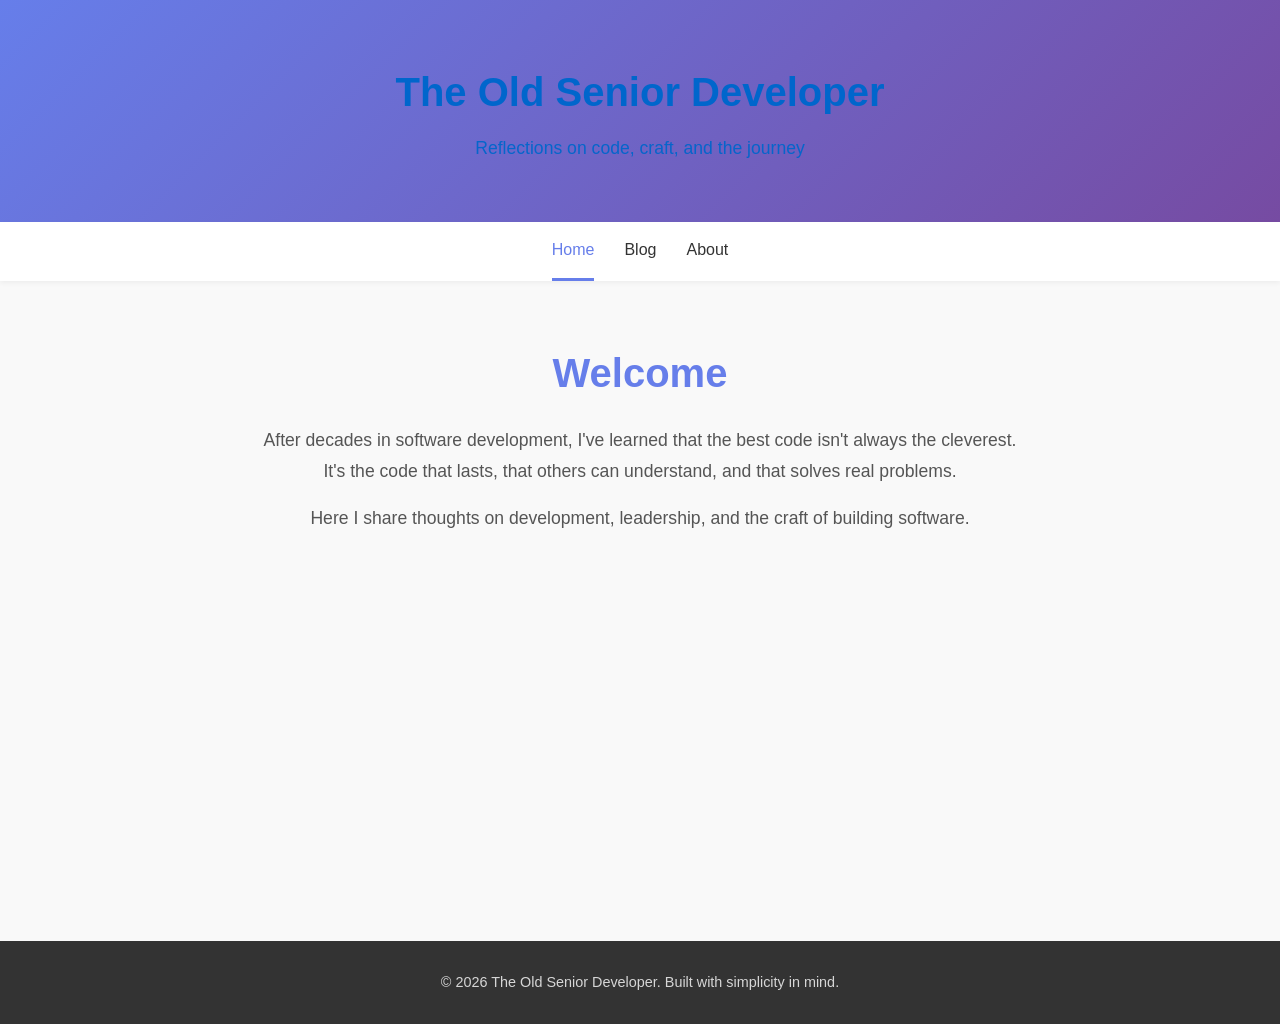
<file: index.html>
<!DOCTYPE html>
<html lang="en">
<head>
    <meta charset="UTF-8">
    <meta name="viewport" content="width=device-width, initial-scale=1.0">
    <title>The Old Senior Developer</title>
    <link rel="stylesheet" href="css/style.css">
</head>
<body>
    <header class="site-header">
        <div class="container">
            <a href="./" class="logo-link">
                <h1 class="site-title">The Old Senior Developer</h1>
                <p class="site-subtitle">Reflections on code, craft, and the journey</p>
            </a>
        </div>
    </header>

    <nav class="site-nav">
        <div class="container">
            <ul>
                <li><a href="./" class="nav-link active">Home</a></li>
                <li><a href="blog.html" class="nav-link">Blog</a></li>
                <li><a href="about.html" class="nav-link">About</a></li>
            </ul>
        </div>
    </nav>

    <main class="container">
        <section class="hero">
            <h2>Welcome</h2>
            <p>After decades in software development, I've learned that the best code isn't always the cleverest. It's the code that lasts, that others can understand, and that solves real problems.</p>
            <p>Here I share thoughts on development, leadership, and the craft of building software.</p>
        </section>
    </main>

    <footer class="site-footer">
        <div class="container">
            <p>&copy; 2026 The Old Senior Developer. Built with simplicity in mind.</p>
        </div>
    </footer>

    <script src="js/app.js"></script>
</body>
</html>
</file>
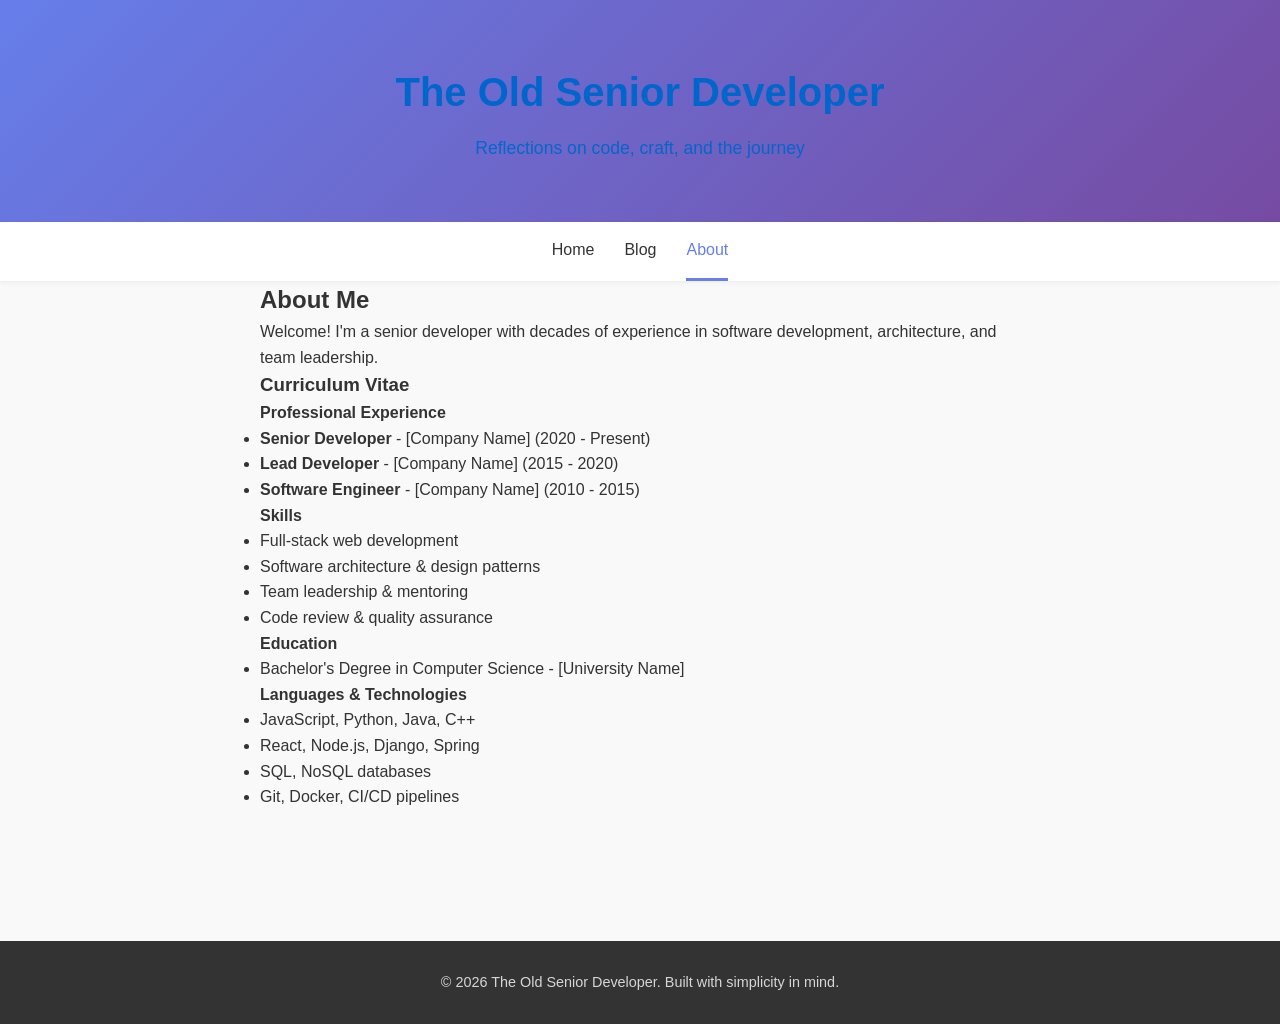
<file: about.html>
<!DOCTYPE html>
<html lang="en">
<head>
    <meta charset="UTF-8">
    <meta name="viewport" content="width=device-width, initial-scale=1.0">
    <title>About - The Old Senior Developer</title>
    <link rel="stylesheet" href="css/style.css">
</head>
<body>
    <header class="site-header">
        <div class="container">
            <a href="./" class="logo-link">
                <h1 class="site-title">The Old Senior Developer</h1>
                <p class="site-subtitle">Reflections on code, craft, and the journey</p>
            </a>
        </div>
    </header>

    <nav class="site-nav">
        <div class="container">
            <ul>
                <li><a href="./" class="nav-link">Home</a></li>
                <li><a href="blog.html" class="nav-link">Blog</a></li>
                <li><a href="about.html" class="nav-link active">About</a></li>
            </ul>
        </div>
    </nav>

    <main class="container">
        <section class="about-section">
            <h2>About Me</h2>
            <p>Welcome! I'm a senior developer with decades of experience in software development, architecture, and team leadership.</p>
            
            <h3>Curriculum Vitae</h3>
            <div class="cv-placeholder">
                <h4>Professional Experience</h4>
                <ul>
                    <li><strong>Senior Developer</strong> - [Company Name] (2020 - Present)</li>
                    <li><strong>Lead Developer</strong> - [Company Name] (2015 - 2020)</li>
                    <li><strong>Software Engineer</strong> - [Company Name] (2010 - 2015)</li>
                </ul>

                <h4>Skills</h4>
                <ul>
                    <li>Full-stack web development</li>
                    <li>Software architecture & design patterns</li>
                    <li>Team leadership & mentoring</li>
                    <li>Code review & quality assurance</li>
                </ul>

                <h4>Education</h4>
                <ul>
                    <li>Bachelor's Degree in Computer Science - [University Name]</li>
                </ul>

                <h4>Languages & Technologies</h4>
                <ul>
                    <li>JavaScript, Python, Java, C++</li>
                    <li>React, Node.js, Django, Spring</li>
                    <li>SQL, NoSQL databases</li>
                    <li>Git, Docker, CI/CD pipelines</li>
                </ul>
            </div>
        </section>
    </main>

    <footer class="site-footer">
        <div class="container">
            <p>&copy; 2026 The Old Senior Developer. Built with simplicity in mind.</p>
        </div>
    </footer>

    <script src="js/app.js"></script>
</body>
</html>
</file>
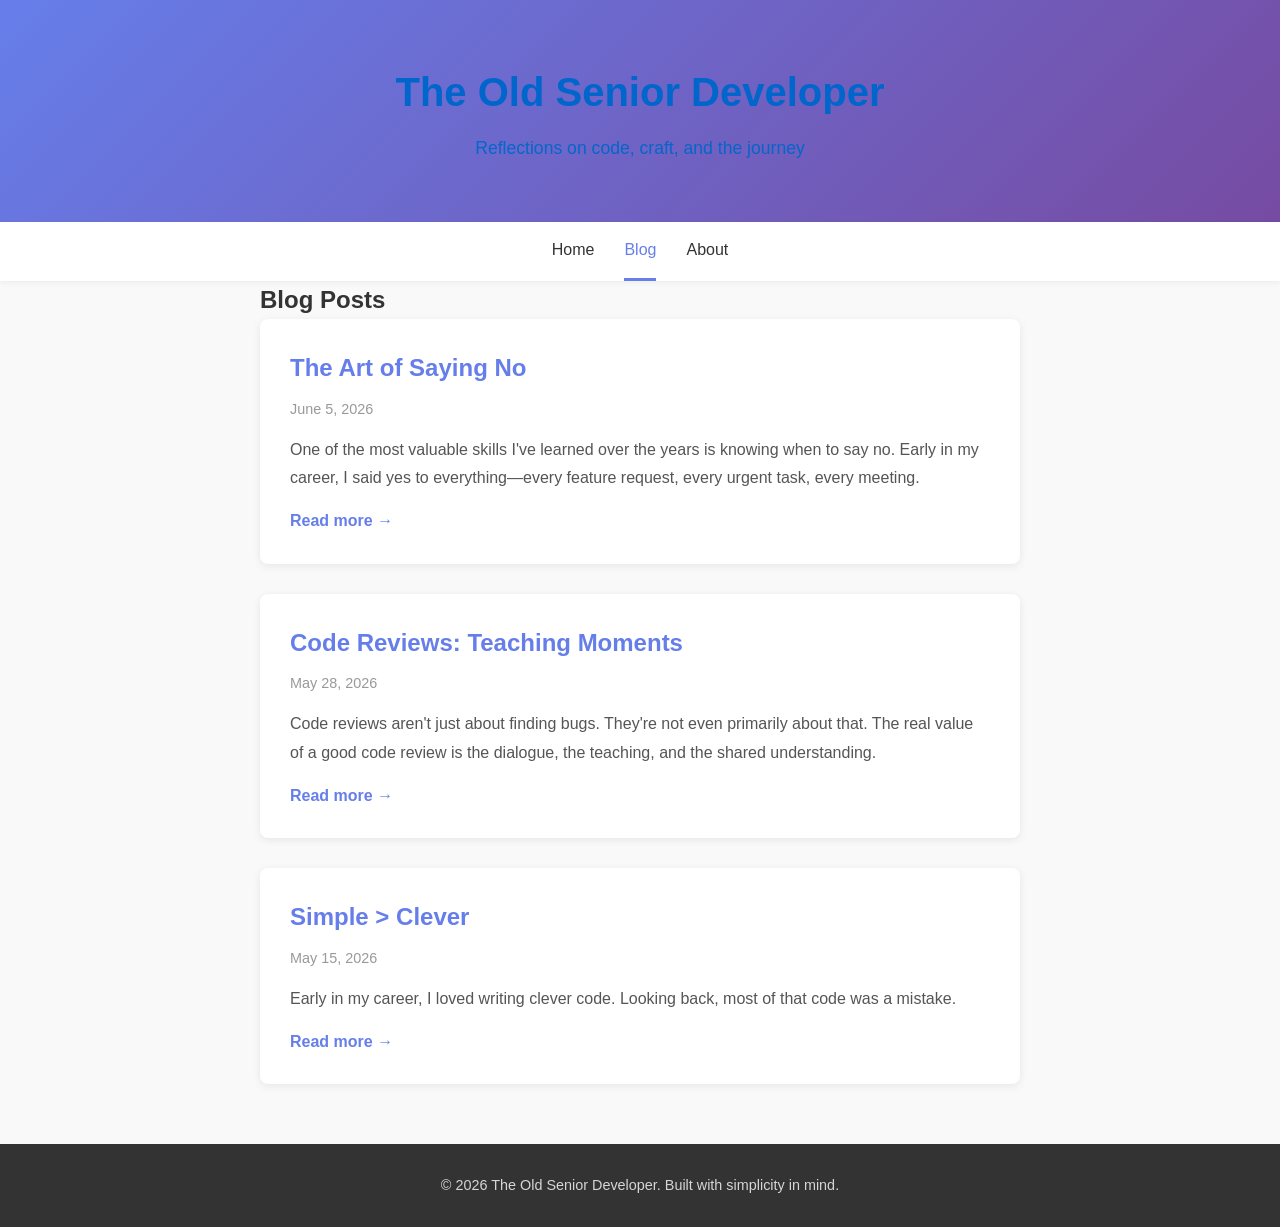
<file: blog.html>
<!DOCTYPE html>
<html lang="en">
<head>
    <meta charset="UTF-8">
    <meta name="viewport" content="width=device-width, initial-scale=1.0">
    <title>Blog - The Old Senior Developer</title>
    <link rel="stylesheet" href="css/style.css">
</head>
<body>
    <header class="site-header">
        <div class="container">
            <a href="./" class="logo-link">
                <h1 class="site-title">The Old Senior Developer</h1>
                <p class="site-subtitle">Reflections on code, craft, and the journey</p>
            </a>
        </div>
    </header>

    <nav class="site-nav">
        <div class="container">
            <ul>
                <li><a href="./" class="nav-link">Home</a></li>
                <li><a href="blog.html" class="nav-link active">Blog</a></li>
                <li><a href="about.html" class="nav-link">About</a></li>
            </ul>
        </div>
    </nav>

    <main class="container">
        <section class="blog-section">
            <h2>Blog Posts</h2>
            <div id="posts-container" class="posts-container">
                <!-- Posts will be rendered here by JavaScript -->
            </div>
        </section>
    </main>

    <footer class="site-footer">
        <div class="container">
            <p>&copy; 2026 The Old Senior Developer. Built with simplicity in mind.</p>
        </div>
    </footer>

    <script src="js/app.js"></script>
</body>
</html>
</file>
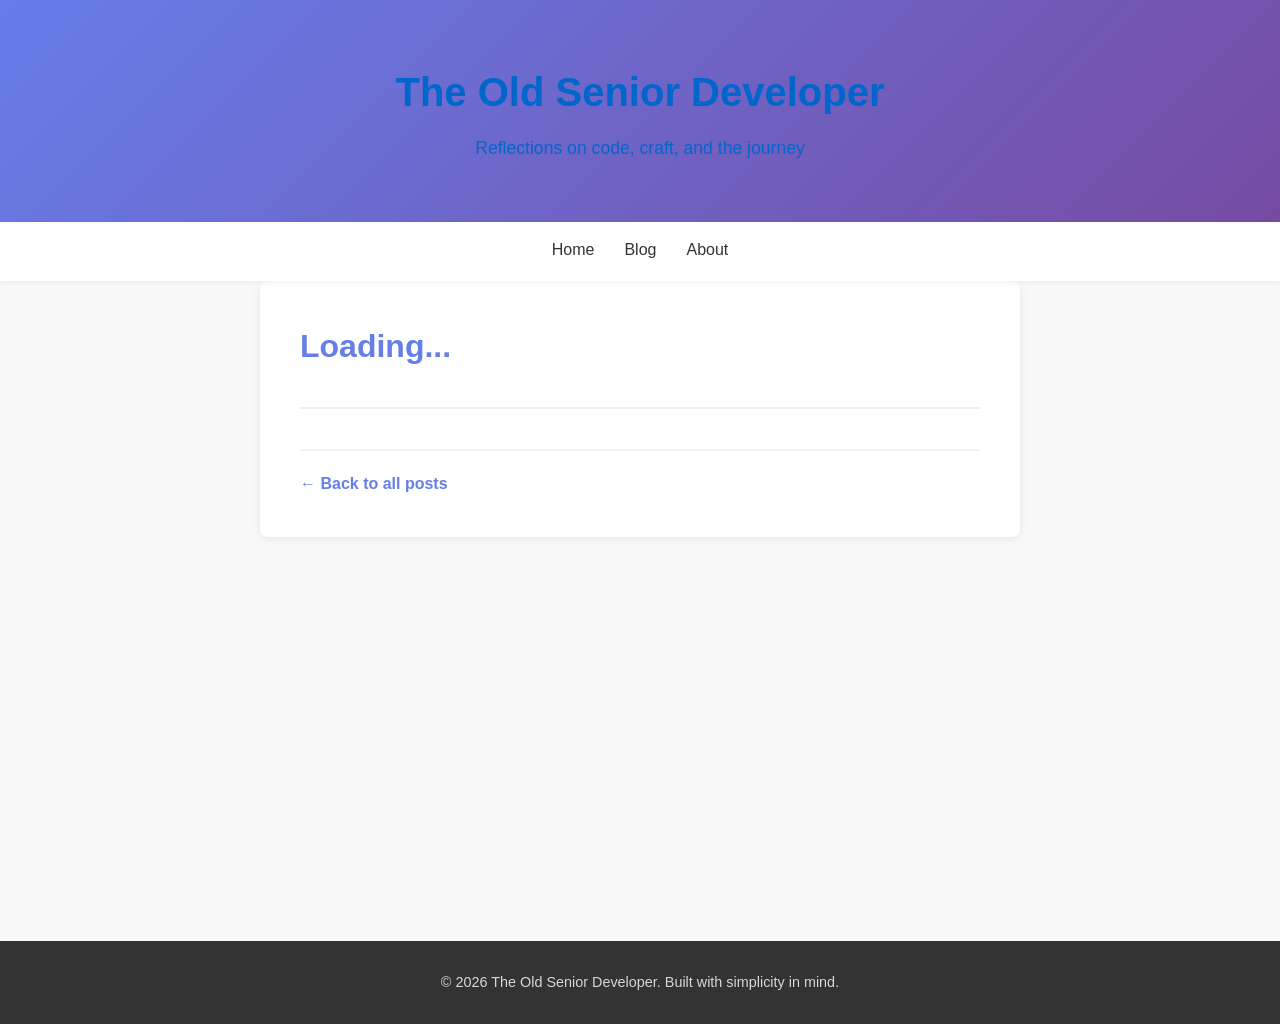
<file: post.html>
<!DOCTYPE html>
<html lang="en">
<head>
    <meta charset="UTF-8">
    <meta name="viewport" content="width=device-width, initial-scale=1.0">
    <title>Blog Post - The Old Senior Developer</title>
    <link rel="stylesheet" href="css/style.css">
</head>
<body>
    <header class="site-header">
        <div class="container">
            <a href="./" class="logo-link">
                <h1 class="site-title">The Old Senior Developer</h1>
                <p class="site-subtitle">Reflections on code, craft, and the journey</p>
            </a>
        </div>
    </header>

    <nav class="site-nav">
        <div class="container">
            <ul>
                <li><a href="./" class="nav-link">Home</a></li>
                <li><a href="blog.html" class="nav-link">Blog</a></li>
                <li><a href="about.html" class="nav-link">About</a></li>
            </ul>
        </div>
    </nav>

    <main class="container">
        <section class="post-detail">
            <article>
                <div class="post-header">
                    <h1 id="post-title">Loading...</h1>
                    <div id="post-date" class="post-date"></div>
                </div>
                <div id="post-content" class="post-content"></div>
                <div class="post-footer">
                    <a href="blog.html" class="back-link">← Back to all posts</a>
                </div>
            </article>
        </section>
    </main>

    <footer class="site-footer">
        <div class="container">
            <p>&copy; 2026 The Old Senior Developer. Built with simplicity in mind.</p>
        </div>
    </footer>

    <script src="js/app.js"></script>
</body>
</html>
</file>
<file: css/style.css>
/* Reset and Base Styles */
* {
    margin: 0;
    padding: 0;
    box-sizing: border-box;
}

body {
    font-family: 'Segoe UI', Tahoma, Geneva, Verdana, sans-serif;
    line-height: 1.6;
    color: #333;
    background-color: #f9f9f9;
}

a {
    color: #0066cc;
    text-decoration: none;
    transition: color 0.3s ease;
}

a:hover {
    color: #0052a3;
    text-decoration: underline;
}

/* Container */
.container {
    max-width: 800px;
    margin: 0 auto;
    padding: 0 20px;
}

/* Header */
.site-header {
    background: linear-gradient(135deg, #667eea 0%, #764ba2 100%);
    color: white;
    padding: 60px 0;
    text-align: center;
    box-shadow: 0 2px 10px rgba(0, 0, 0, 0.1);
}

.site-title {
    font-size: 2.5em;
    margin-bottom: 10px;
    font-weight: 700;
}

.site-subtitle {
    font-size: 1.1em;
    font-weight: 300;
    opacity: 0.95;
}

/* Navigation */
.site-nav {
    background-color: white;
    box-shadow: 0 2px 5px rgba(0, 0, 0, 0.05);
    position: sticky;
    top: 0;
    z-index: 100;
}

.site-nav ul {
    list-style: none;
    display: flex;
    gap: 30px;
    justify-content: center;
}

.site-nav a {
    display: block;
    padding: 15px 0;
    color: #333;
    font-weight: 500;
    border-bottom: 3px solid transparent;
    transition: all 0.3s ease;
}

.site-nav a:hover,
.site-nav a.active {
    color: #667eea;
    border-bottom-color: #667eea;
}

/* Main Content */
main {
    padding: 40px 0;
    min-height: calc(100vh - 300px);
}

.section {
    display: none;
    animation: fadeIn 0.5s ease-in;
}

.section.active {
    display: block;
}

@keyframes fadeIn {
    from {
        opacity: 0;
        transform: translateY(10px);
    }
    to {
        opacity: 1;
        transform: translateY(0);
    }
}

/* Hero Section */
.hero {
    text-align: center;
    padding: 60px 0;
}

.hero h2 {
    font-size: 2.5em;
    margin-bottom: 20px;
    color: #667eea;
}

.hero p {
    font-size: 1.1em;
    margin-bottom: 15px;
    color: #555;
    line-height: 1.8;
}

/* Posts Container */
.posts-container {
    display: grid;
    gap: 30px;
}

.post-card {
    background: white;
    padding: 30px;
    border-radius: 8px;
    box-shadow: 0 2px 8px rgba(0, 0, 0, 0.08);
    transition: all 0.3s ease;
    cursor: pointer;
}

.post-card:hover {
    box-shadow: 0 4px 16px rgba(0, 0, 0, 0.12);
    transform: translateY(-2px);
}

.post-card h3 {
    color: #667eea;
    margin-bottom: 10px;
    font-size: 1.5em;
}

.post-date {
    font-size: 0.9em;
    color: #999;
    margin-bottom: 15px;
}

.post-excerpt {
    color: #555;
    line-height: 1.8;
    margin-bottom: 15px;
}

.read-more {
    color: #667eea;
    font-weight: 600;
    display: inline-block;
    transition: all 0.3s ease;
}

.post-card:hover .read-more {
    color: #764ba2;
    margin-left: 5px;
}

/* Post Detail Page */
.post-detail {
    background: white;
    padding: 40px;
    border-radius: 8px;
    box-shadow: 0 2px 8px rgba(0, 0, 0, 0.08);
}

.post-header {
    margin-bottom: 30px;
    border-bottom: 2px solid #f0f0f0;
    padding-bottom: 20px;
}

.post-detail h1 {
    color: #667eea;
    font-size: 2em;
    margin-bottom: 10px;
}

.post-content {
    color: #555;
    line-height: 1.8;
    font-size: 1.05em;
    white-space: pre-wrap;
    word-wrap: break-word;
}

.post-content p {
    margin-bottom: 20px;
}

.post-footer {
    margin-top: 40px;
    padding-top: 20px;
    border-top: 2px solid #f0f0f0;
}

.back-link {
    color: #667eea;
    font-weight: 600;
    display: inline-block;
    transition: all 0.3s ease;
}

.back-link:hover {
    color: #764ba2;
    margin-left: -5px;
}

/* About Section */
.about-content {
    background: white;
    padding: 40px;
    border-radius: 8px;
    box-shadow: 0 2px 8px rgba(0, 0, 0, 0.08);
}

.about-content p {
    margin-bottom: 20px;
    line-height: 1.8;
    color: #555;
}

/* Footer */
.site-footer {
    background-color: #333;
    color: white;
    text-align: center;
    padding: 30px 0;
    margin-top: 60px;
}

.site-footer p {
    font-size: 0.9em;
    opacity: 0.8;
}

/* Responsive Design */
@media (max-width: 768px) {
    .site-title {
        font-size: 1.8em;
    }

    .site-subtitle {
        font-size: 1em;
    }

    .site-nav ul {
        gap: 15px;
    }

    .site-nav a {
        padding: 12px 0;
        font-size: 0.95em;
    }

    .hero h2 {
        font-size: 1.8em;
    }

    .hero p {
        font-size: 1em;
    }

    .post-card {
        padding: 20px;
    }

    .post-detail {
        padding: 20px;
    }

    .post-detail h1 {
        font-size: 1.5em;
    }

    .post-content {
        font-size: 1em;
    }

    .about-content {
        padding: 20px;
    }
}
</file>
